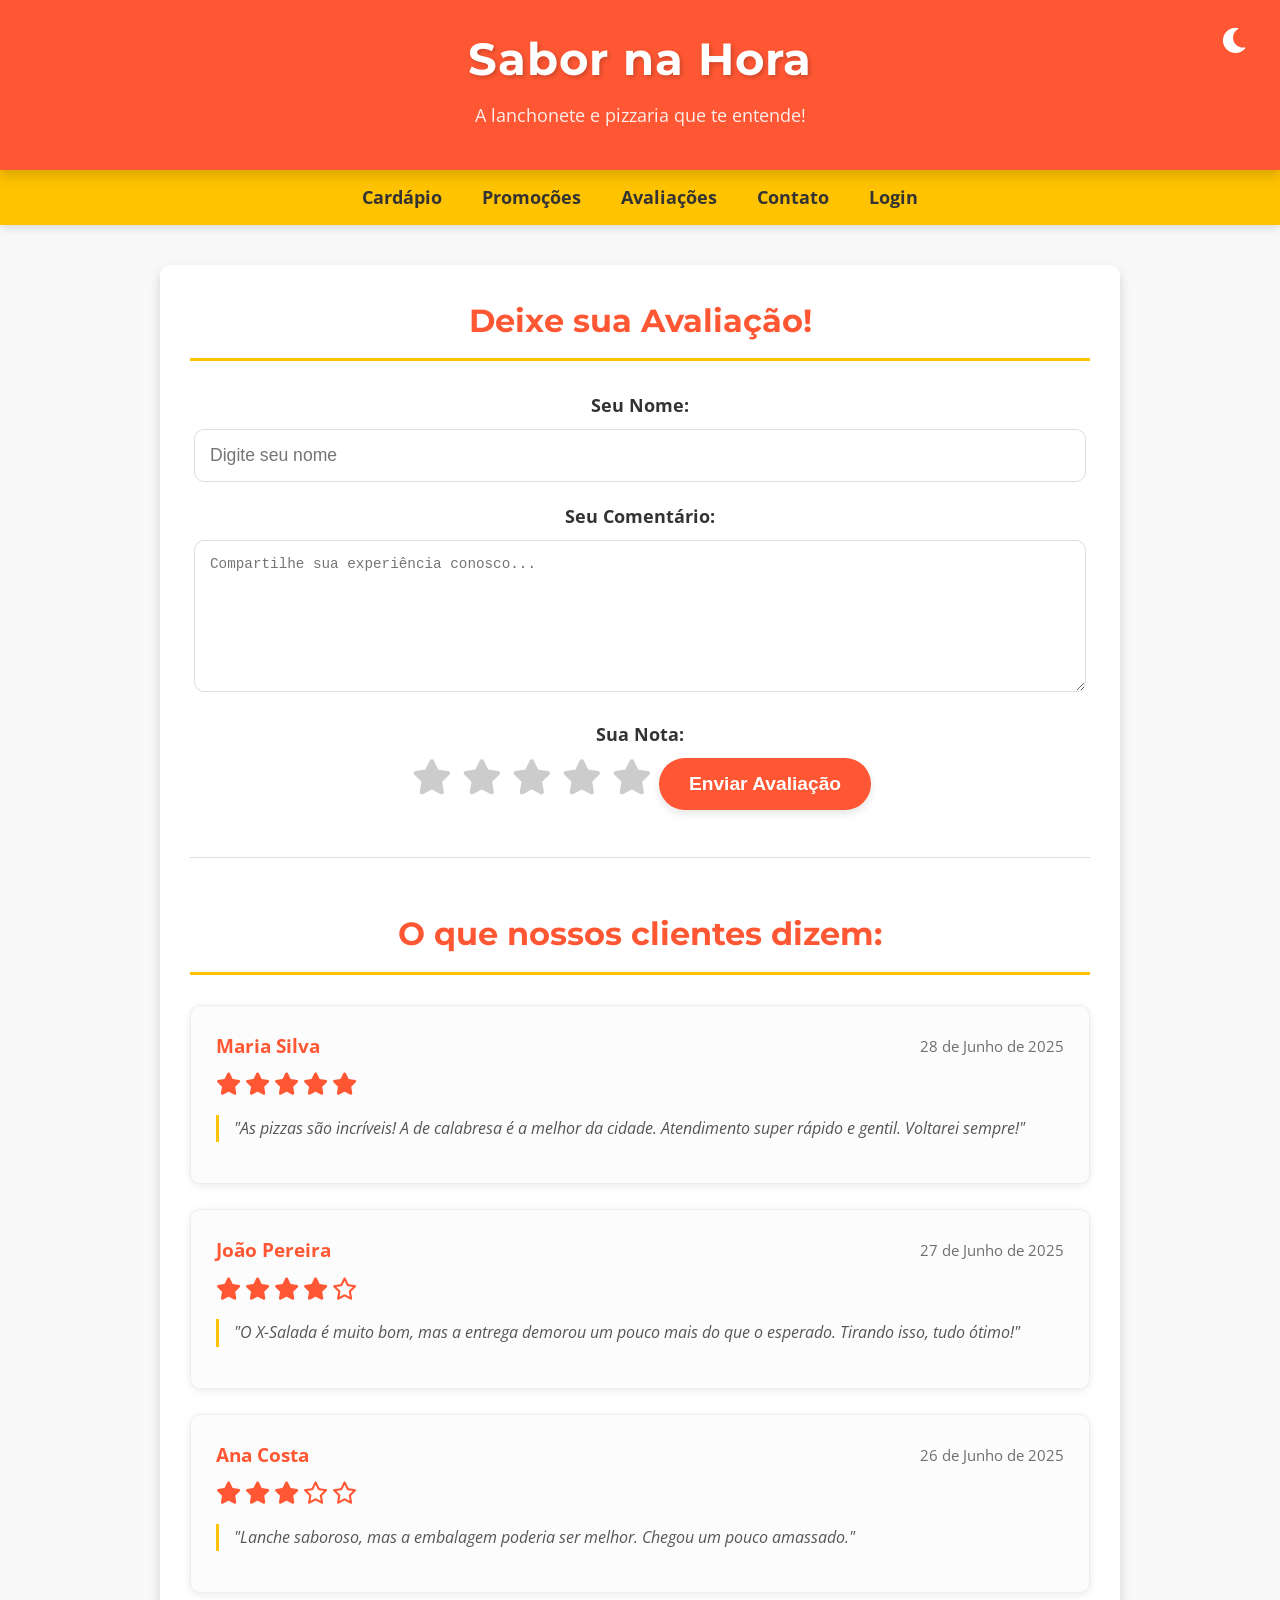
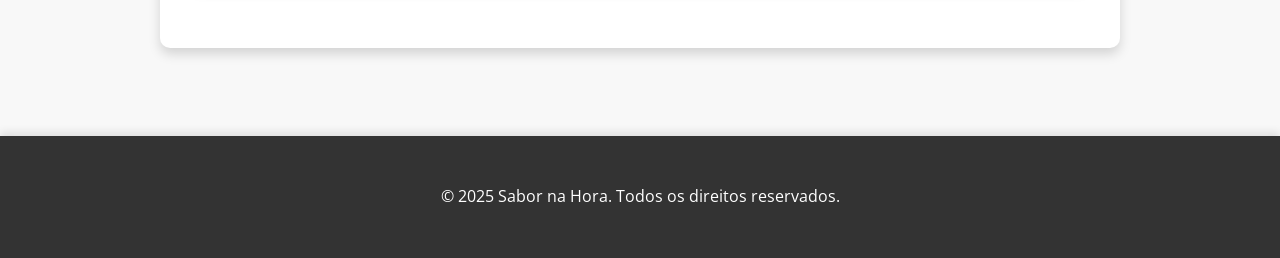
<file: avaliacoes.html>
<!DOCTYPE html>
<html lang="pt-BR">
<head>
    <meta charset="UTF-8">
    <meta name="viewport" content="width=device-width, initial-scale=1.0">
    <title>Sabor na Hora - Avaliações</title>
    <link rel="stylesheet" href="style.css">
    <link href="https://fonts.googleapis.com/css2?family=Montserrat:wght@400;700&family=Open+Sans:wght@400;600&display=swap" rel="stylesheet">
    <link rel="stylesheet" href="https://cdnjs.cloudflare.com/ajax/libs/font-awesome/6.0.0-beta3/css/all.min.css">
</head>
<body>
    <header>
        <h1>Sabor na Hora</h1>
        <p>A lanchonete e pizzaria que te entende!</p>
        <button id="theme-toggle" class="theme-toggle-btn" aria-label="Alternar tema escuro/claro">
            <i class="fas fa-moon"></i>
        </button>
    </header>

    <nav>
        <ul>
            <li><a href="index.html#cardapio">Cardápio</a></li>
            <li><a href="index.html#promocoes">Promoções</a></li>
            <li><a href="avaliacoes.html">Avaliações</a></li>
            <li><a href="index.html#contato">Contato</a></li>
            <li><a href="index.html#login">Login</a></li>
        </ul>
    </nav>

    <div class="reviews-section">
        <h2>Deixe sua Avaliação!</h2>
        <div class="review-form">
            <label for="reviewerName">Seu Nome:</label>
            <input type="text" id="reviewerName" placeholder="Digite seu nome" required>

            <label for="reviewComment">Seu Comentário:</label>
            <textarea id="reviewComment" placeholder="Compartilhe sua experiência conosco..." rows="5" required></textarea>

            <label>Sua Nota:</label>
            <div class="rating-stars">
                <input type="radio" id="star5" name="rating" value="5"><label for="star5" class="fa-solid fa-star"></label>
                <input type="radio" id="star4" name="rating" value="4"><label for="star4" class="fa-solid fa-star"></label>
                <input type="radio" id="star3" name="rating" value="3"><label for="star3" class="fa-solid fa-star"></label>
                <input type="radio" id="star2" name="rating" value="2"><label for="star2" class="fa-solid fa-star"></label>
                <input type="radio" id="star1" name="rating" value="1"><label for="star1" class="fa-solid fa-star"></label>
            </div>

            <button class="submit-review-btn">Enviar Avaliação</button>
        </div>

        <h2>O que nossos clientes dizem:</h2>
        <div id="existing-reviews">
            <div class="review-item">
                <div class="review-header">
                    <span class="reviewer-name">Maria Silva</span>
                    <span class="review-date">28 de Junho de 2025</span>
                </div>
                <div class="review-rating">
                    <span class="star fa-solid fa-star"></span>
                    <span class="star fa-solid fa-star"></span>
                    <span class="star fa-solid fa-star"></span>
                    <span class="star fa-solid fa-star"></span>
                    <span class="star fa-solid fa-star"></span>
                </div>
                <p class="review-comment">"As pizzas são incríveis! A de calabresa é a melhor da cidade. Atendimento super rápido e gentil. Voltarei sempre!"</p>
            </div>

            <div class="review-item">
                <div class="review-header">
                    <span class="reviewer-name">João Pereira</span>
                    <span class="review-date">27 de Junho de 2025</span>
                </div>
                <div class="review-rating">
                    <span class="star fa-solid fa-star"></span>
                    <span class="star fa-solid fa-star"></span>
                    <span class="star fa-solid fa-star"></span>
                    <span class="star fa-solid fa-star"></span>
                    <span class="star fa-regular fa-star"></span>
                </div>
                <p class="review-comment">"O X-Salada é muito bom, mas a entrega demorou um pouco mais do que o esperado. Tirando isso, tudo ótimo!"</p>
            </div>

            <div class="review-item">
                <div class="review-header">
                    <span class="reviewer-name">Ana Costa</span>
                    <span class="review-date">26 de Junho de 2025</span>
                </div>
                <div class="review-rating">
                    <span class="star fa-solid fa-star"></span>
                    <span class="star fa-solid fa-star"></span>
                    <span class="star fa-solid fa-star"></span>
                    <span class="star fa-regular fa-star"></span>
                    <span class="star fa-regular fa-star"></span>
                </div>
                <p class="review-comment">"Lanche saboroso, mas a embalagem poderia ser melhor. Chegou um pouco amassado."</p>
            </div>
        </div>
    </div>

    <footer>
        <p>&copy; 2025 Sabor na Hora. Todos os direitos reservados.</p>
    </footer>

    <script>
        // Lógica JavaScript para o tema escuro (replicada para todas as páginas)
        const themeToggleBtn = document.getElementById('theme-toggle');
        const body = document.body;
        const themeIcon = themeToggleBtn.querySelector('i');

        const savedTheme = localStorage.getItem('theme');
        if (savedTheme) {
            body.classList.add(savedTheme);
            if (savedTheme === 'dark-theme') {
                themeIcon.classList.remove('fa-moon');
                themeIcon.classList.add('fa-sun');
            }
        }

        themeToggleBtn.addEventListener('click', () => {
            body.classList.toggle('dark-theme');
            if (body.classList.contains('dark-theme')) {
                localStorage.setItem('theme', 'dark-theme');
                themeIcon.classList.remove('fa-moon');
                themeIcon.classList.add('fa-sun');
            } else {
                localStorage.setItem('theme', '');
                themeIcon.classList.remove('fa-sun');
                themeIcon.classList.add('fa-moon');
            }
        });

        // Lógica JavaScript para enviar e exibir avaliações
        document.querySelector('.submit-review-btn').addEventListener('click', () => {
            const name = document.getElementById('reviewerName').value.trim();
            const comment = document.getElementById('reviewComment').value.trim();
            const ratingInput = document.querySelector('input[name="rating"]:checked');
            const ratingValue = ratingInput ? parseInt(ratingInput.value) : 0;

            if (name && comment && ratingValue > 0) {
                // Em um sistema real, aqui você enviaria os dados para o backend.
                // Por enquanto, vamos simular a exibição localmente.

                const reviewContainer = document.getElementById('existing-reviews');
                const newReview = document.createElement('div');
                newReview.classList.add('review-item');

                // Data atual para a avaliação
                const today = new Date();
                const options = { day: '2-digit', month: 'long', year: 'numeric' };
                const formattedDate = today.toLocaleDateString('pt-BR', options);

                let starsHtml = '';
                for (let i = 0; i < 5; i++) {
                    if (i < ratingValue) {
                        starsHtml += '<span class="star fa-solid fa-star"></span>';
                    } else {
                        starsHtml += '<span class="star fa-regular fa-star"></span>';
                    }
                }

                newReview.innerHTML = `
                    <div class="review-header">
                        <span class="reviewer-name">${name}</span>
                        <span class="review-date">${formattedDate}</span>
                    </div>
                    <div class="review-rating">
                        ${starsHtml}
                    </div>
                    <p class="review-comment">"${comment}"</p>
                `;

                // Adiciona a nova avaliação no topo
                reviewContainer.prepend(newReview);

                // Limpa o formulário
                document.getElementById('reviewerName').value = '';
                document.getElementById('reviewComment').value = '';
                if (ratingInput) ratingInput.checked = false;

                alert('Sua avaliação foi enviada com sucesso! (Visualização local)');
            } else {
                alert('Por favor, preencha seu nome, comentário e selecione uma nota para a avaliação.');
            }
        });

        // Lógica para carregar o tema da página principal
        document.addEventListener('DOMContentLoaded', () => {
            const savedTheme = localStorage.getItem('theme');
            if (savedTheme) {
                document.body.classList.add(savedTheme);
                const themeIcon = document.getElementById('theme-toggle').querySelector('i');
                if (savedTheme === 'dark-theme') {
                    themeIcon.classList.remove('fa-moon');
                    themeIcon.classList.add('fa-sun');
                }
            }
        });
    </script>
</body>
</html>
</file>
<file: style.css>
/* Variáveis de cores e sombras */
:root {
    /* Cores do Tema Claro (Padrão) */
    --cor-principal: #FF5733; /* Laranja avermelhado, vibrante */
    --cor-secundaria: #FFC300; /* Amarelo quente */
    --cor-fundo: #F8F8F8; /* Cinza claro, quase branco */
    --cor-texto: #333; /* Cinza escuro para texto */
    --cor-card-fundo: #FFF; /* Branco para cards */
    --cor-borda-card: #eee;
    --cor-link-hover: #e04a2c;
    --cor-input-borda: #ddd;
    --cor-input-focus-shadow: rgba(255, 87, 51, 0.2);
    --cor-placeholder: #999;
    --cor-separador: #ddd;
    --cor-estrelas-vazias: #ccc;
    --cor-comentario-borda: var(--cor-secundaria);
    --cor-comentario-texto: #555;
    --sombra-leve: 0 4px 8px rgba(0,0,0,0.1);
    --sombra-media: 0 6px 12px rgba(0,0,0,0.15);
    --sombra-forte: 0 10px 20px rgba(0,0,0,0.2);
}

/* Tema Escuro */
body.dark-theme {
    --cor-principal: #FF8C00; /* Laranja mais vibrante no escuro */
    --cor-secundaria: #FFD700; /* Amarelo ouro */
    --cor-fundo: #1a1a1a; /* Cinza escuro quase preto */
    --cor-texto: #f0f0f0; /* Branco suave para texto */
    --cor-card-fundo: #2a2a2a; /* Cinza mais escuro para cards */
    --cor-borda-card: #444;
    --cor-link-hover: #ffa040;
    --cor-input-borda: #555;
    --cor-input-focus-shadow: rgba(255, 140, 0, 0.3);
    --cor-placeholder: #bbb;
    --cor-separador: #555;
    --cor-estrelas-vazias: #666;
    --cor-comentario-borda: var(--cor-secundaria);
    --cor-comentario-texto: #ccc;
    --sombra-leve: 0 4px 8px rgba(0,0,0,0.3);
    --sombra-media: 0 6px 12px rgba(0,0,0,0.4);
    --sombra-forte: 0 10px 20px rgba(0,0,0,0.5);
}


/* Estilos globais do corpo */
body {
    font-family: 'Open Sans', sans-serif;
    margin: 0;
    padding: 0;
    background-color: var(--cor-fundo);
    color: var(--cor-texto);
    line-height: 1.6;
    display: flex;
    flex-direction: column;
    min-height: 100vh; /* Garante que o footer fique no final */
    transition: background-color 0.5s ease, color 0.5s ease; /* Transição suave do tema */
}

/* Cabeçalho */
header {
    background-color: var(--cor-principal);
    color: white;
    padding: 1.5rem 0;
    text-align: center;
    box-shadow: var(--sombra-media);
    position: relative; /* Para o botão de tema */
}

header h1 {
    font-family: 'Montserrat', sans-serif;
    margin: 0;
    font-size: 2.8rem;
    letter-spacing: 1px;
    text-shadow: 2px 2px 4px rgba(0,0,0,0.2);
}

header p {
    margin-top: 5px;
    font-size: 1.1rem;
    opacity: 0.9;
}

/* Botão de Tema */
.theme-toggle-btn {
    position: absolute;
    top: 15px;
    right: 20px;
    background: none;
    border: none;
    color: white;
    font-size: 1.8rem;
    cursor: pointer;
    transition: transform 0.2s ease, color 0.3s ease;
    padding: 10px;
    border-radius: 50%;
}

.theme-toggle-btn:hover {
    transform: scale(1.1);
    color: var(--cor-secundaria); /* Mudar a cor ao passar o mouse */
}


/* Navegação */
nav {
    background-color: var(--cor-secundaria);
    padding: 0.8rem 0;
    text-align: center;
    box-shadow: var(--sombra-leve);
}

nav ul {
    list-style: none;
    padding: 0;
    margin: 0;
    display: flex;
    justify-content: center;
    flex-wrap: wrap;
}

nav ul li {
    margin: 0 20px;
}

nav ul li a {
    color: var(--cor-texto);
    text-decoration: none;
    font-weight: 700;
    font-size: 1.1rem;
    padding: 5px 0;
    transition: color 0.3s ease, border-bottom 0.3s ease;
}

nav ul li a:hover {
    color: var(--cor-link-hover);
    border-bottom: 2px solid var(--cor-link-hover);
}

/* Container principal (para cardápio e carrinho) */
.container {
    width: 90%;
    max-width: 1300px;
    margin: 2.5rem auto;
    display: flex;
    flex-wrap: wrap;
    gap: 30px;
    flex-grow: 1;
}

/* Barra Lateral (Meu Pedido) - AGORA À ESQUERDA */
.sidebar {
    flex: 1;
    min-width: 320px;
    background-color: var(--cor-card-fundo);
    padding: 25px;
    border-radius: 10px;
    box-shadow: var(--sombra-media);
    position: sticky;
    top: 30px;
    align-self: flex-start;
    order: -1; /* Coloca a sidebar à esquerda em layouts flexíveis */
    animation: fadeIn 0.8s ease-out; /* Adiciona uma pequena animação */
    transition: background-color 0.5s ease, box-shadow 0.5s ease;
}

/* Conteúdo Principal (Cardápio) */
.main-content {
    flex: 3;
    min-width: 65%;
}

/* Animação para elementos que aparecem */
@keyframes fadeIn {
    from { opacity: 0; transform: translateY(10px); }
    to { opacity: 1; transform: translateY(0); }
}

/* Títulos das seções */
h2 {
    font-family: 'Montserrat', sans-serif;
    color: var(--cor-principal);
    border-bottom: 3px solid var(--cor-secundaria);
    padding-bottom: 12px;
    margin-top: 0;
    font-size: 2rem;
    text-align: center;
    margin-bottom: 30px;
    transition: color 0.5s ease;
}

/* Categorias do cardápio */
.category {
    margin-bottom: 40px;
}

/* Itens do menu */
.menu-item {
    display: flex;
    background-color: var(--cor-card-fundo);
    margin-bottom: 20px;
    padding: 20px;
    border-radius: 10px;
    box-shadow: var(--sombra-leve);
    align-items: center;
    gap: 20px;
    transition: transform 0.2s ease, box-shadow 0.2s ease, background-color 0.5s ease;
}

.menu-item:hover {
    transform: translateY(-5px);
    box-shadow: var(--sombra-media);
}

.menu-item img {
    width: 120px;
    height: 120px;
    object-fit: cover;
    border-radius: 8px;
    border: 1px solid var(--cor-borda-card);
    flex-shrink: 0;
}

.item-details {
    flex-grow: 1;
}

.item-details h3 {
    margin: 0 0 8px 0;
    color: var(--cor-texto);
    font-size: 1.4rem;
    transition: color 0.5s ease;
}

.item-details p {
    margin: 0 0 12px 0;
    font-size: 1em;
    color: var(--cor-texto); /* Usa a cor do texto para melhor contraste no tema escuro */
    opacity: 0.8;
    transition: color 0.5s ease;
}

.item-price {
    font-weight: bold;
    color: var(--cor-principal);
    font-size: 1.3em;
    text-align: right;
    white-space: nowrap;
    min-width: 80px;
    transition: color 0.5s ease;
}

/* Botões de ação */
.add-to-cart-btn, .checkout-btn, .submit-review-btn {
    background-color: var(--cor-principal);
    color: white;
    border: none;
    padding: 10px 20px;
    border-radius: 8px;
    cursor: pointer;
    font-size: 1em;
    font-weight: bold;
    transition: background-color 0.3s ease, transform 0.1s ease;
}

.add-to-cart-btn:hover, .checkout-btn:hover, .submit-review-btn:hover {
    background-color: var(--cor-link-hover);
    transform: translateY(-2px);
}

.checkout-btn {
    width: 100%;
    padding: 18px;
    margin-top: 25px;
    font-size: 1.2em;
}

/* Itens do carrinho */
.cart-item {
    display: flex;
    justify-content: space-between;
    align-items: center;
    margin-bottom: 12px;
    padding-bottom: 12px;
    border-bottom: 1px dashed var(--cor-separador);
    font-size: 1.05em;
    transition: border-color 0.5s ease;
}

.cart-item:last-child {
    border-bottom: none;
}

.cart-total {
    text-align: right;
    font-size: 1.5em;
    font-weight: bold;
    margin-top: 25px;
    color: var(--cor-principal);
    padding-top: 15px;
    border-top: 2px solid var(--cor-secundaria);
    transition: color 0.5s ease, border-color 0.5s ease;
}

/* Barra de Pesquisa MELHORADA */
.search-bar {
    margin-bottom: 40px;
    display: flex;
    position: relative;
    box-shadow: var(--sombra-leve);
    border-radius: 10px;
    overflow: hidden;
    transition: box-shadow 0.5s ease;
}

.search-bar input[type="text"] {
    flex-grow: 1;
    padding: 15px 50px 15px 20px;
    border: none;
    font-size: 1.1em;
    background-color: var(--cor-card-fundo);
    color: var(--cor-texto);
    transition: background-color 0.5s ease, color 0.5s ease;
}

.search-bar input[type="text"]::placeholder {
    color: var(--cor-placeholder);
    transition: color 0.5s ease;
}

.search-bar input[type="text"]:focus {
    outline: none;
    box-shadow: inset 0 0 0 2px var(--cor-principal);
}

.search-bar .fa-search {
    position: absolute;
    right: 80px;
    top: 50%;
    transform: translateY(-50%);
    color: var(--cor-placeholder);
    font-size: 1.2em;
    pointer-events: none;
    transition: color 0.5s ease;
}
.search-bar button {
    background-color: var(--cor-principal);
    color: white;
    border: none;
    padding: 15px 25px;
    cursor: pointer;
    font-size: 1.1em;
    font-weight: bold;
    transition: background-color 0.3s ease;
    display: flex;
    align-items: center;
    justify-content: center;
}

/* Estilos para a página de Avaliações MELHORADOS */
.reviews-section {
    width: 90%;
    max-width: 900px;
    margin: 2.5rem auto;
    background-color: var(--cor-card-fundo);
    padding: 30px;
    border-radius: 10px;
    box-shadow: var(--sombra-media);
    flex-grow: 1;
    transition: background-color 0.5s ease, box-shadow 0.5s ease;
}

.review-form {
    margin-bottom: 50px;
    padding-bottom: 40px;
    border-bottom: 1px solid var(--cor-separador);
    text-align: center;
    transition: border-color 0.5s ease;
}

.review-form label {
    display: block;
    margin-bottom: 10px;
    font-weight: bold;
    color: var(--cor-texto);
    font-size: 1.1em;
    transition: color 0.5s ease;
}

.review-form input[type="text"],
.review-form textarea {
    width: calc(100% - 40px);
    padding: 15px;
    margin-bottom: 20px;
    border: 1px solid var(--cor-input-borda);
    border-radius: 10px;
    font-size: 1.1em;
    background-color: var(--cor-card-fundo);
    color: var(--cor-texto);
    transition: border-color 0.3s ease, box-shadow 0.3s ease, background-color 0.5s ease, color 0.5s ease;
}

.review-form input[type="text"]:focus,
.review-form textarea:focus {
    border-color: var(--cor-principal);
    box-shadow: 0 0 0 3px var(--cor-input-focus-shadow);
    outline: none;
}

.review-form textarea {
    resize: vertical;
    min-height: 120px;
}

.rating-stars {
    margin-bottom: 20px;
    display: inline-block;
    direction: rtl; /* Para as estrelas aparecerem da direita para a esquerda */
}

.rating-stars label {
    display: inline-block;
    cursor: pointer;
    font-size: 2.2em;
    color: var(--cor-estrelas-vazias);
    margin: 0 3px;
    transition: color 0.2s ease;
    direction: ltr; /* Volta a direção para o ícone */
}

.rating-stars label:hover,
.rating-stars label:hover ~ label,
.rating-stars input[type="radio"]:checked ~ label {
    color: var(--cor-principal);
}

/* Esconder os radios padrão */
.rating-stars input[type="radio"] {
    display: none;
}

.submit-review-btn {
    padding: 15px 30px;
    font-size: 1.2em;
    border-radius: 50px;
    box-shadow: var(--sombra-leve);
}


.review-item {
    background-color: #fcfcfc; /* Manter um pouco diferente para o item */
    border: 1px solid var(--cor-borda-card);
    border-radius: 10px;
    padding: 25px;
    margin-bottom: 25px;
    box-shadow: 0 2px 8px rgba(0,0,0,0.08);
    animation: fadeIn 0.8s ease-out;
    transition: background-color 0.5s ease, box-shadow 0.5s ease, border-color 0.5s ease;
}

body.dark-theme .review-item { /* Estilo específico para item de avaliação no tema escuro */
    background-color: #333;
}

.review-header {
    display: flex;
    justify-content: space-between;
    align-items: center;
    margin-bottom: 12px;
}

.reviewer-name {
    font-weight: bold;
    color: var(--cor-principal);
    font-size: 1.2em;
    text-transform: capitalize;
    transition: color 0.5s ease;
}

.review-date {
    font-size: 0.95em;
    color: var(--cor-texto); /* Usar cor de texto para melhor contraste */
    opacity: 0.7;
    transition: color 0.5s ease;
}

.review-rating {
    margin-bottom: 10px;
}
.review-rating .star {
    color: var(--cor-principal);
    font-size: 1.4em;
    transition: color 0.5s ease;
}

.review-comment {
    margin-top: 15px;
    color: var(--cor-comentario-texto);
    line-height: 1.7;
    border-left: 3px solid var(--cor-comentario-borda);
    padding-left: 15px;
    font-style: italic;
    transition: color 0.5s ease, border-color 0.5s ease;
}

/* Rodapé */
footer {
    background-color: var(--cor-texto);
    color: white;
    text-align: center;
    padding: 2rem 0;
    margin-top: 3rem;
    box-shadow: 0 -4px 8px rgba(0,0,0,0.1);
    transition: background-color 0.5s ease;
}

/* Responsividade Aprimorada */
@media (max-width: 1024px) {
    .container {
        flex-direction: column;
        gap: 25px;
        margin: 1.5rem auto;
    }
    .main-content, .sidebar {
        min-width: 100%;
    }
    .sidebar {
        position: static;
        margin-top: 0;
        order: -1;
    }
    header h1 {
        font-size: 2.2rem;
    }
    nav ul {
        flex-direction: column;
        gap: 10px;
    }
    nav ul li {
        margin: 0;
    }
    nav ul li a {
        padding: 5px 0;
        display: block;
    }
    .menu-item {
        flex-direction: column;
        text-align: center;
    }
    .menu-item img {
        margin-bottom: 15px;
    }
    .item-details {
        text-align: center;
    }
    .item-price {
        width: 100%;
        text-align: center;
        margin-top: 10px;
    }
    .add-to-cart-btn {
        width: 100%;
        margin-top: 10px;
    }
    .search-bar {
        flex-direction: column;
    }
    .search-bar input[type="text"] {
        padding-right: 20px;
    }
    .search-bar .fa-search {
        right: 20px;
    }
    .search-bar button {
        width: 100%;
        margin-top: 10px;
    }
    .reviews-section {
        padding: 20px;
    }
    .review-form input[type="text"],
    .review-form textarea {
        width: calc(100% - 30px);
    }
    .theme-toggle-btn {
        top: 10px;
        right: 10px;
        font-size: 1.5rem;
    }
}

@media (max-width: 600px) {
    header h1 {
        font-size: 1.8rem;
    }
    header p {
        font-size: 1em;
    }
    h2 {
        font-size: 1.6rem;
    }
    .menu-item {
        padding: 15px;
        gap: 10px;
    }
    .menu-item img {
        width: 80px;
        height: 80px;
    }
    .item-details h3 {
        font-size: 1.2rem;
    }
    .item-price {
        font-size: 1.1em;
    }
    .add-to-cart-btn, .checkout-btn, .submit-review-btn {
        padding: 10px 15px;
        font-size: 0.9em;
    }
    .review-form input[type="text"],
    .review-form textarea {
        width: calc(100% - 20px);
    }
    .rating-stars label {
        font-size: 1.8em;
    }
}
</file>
